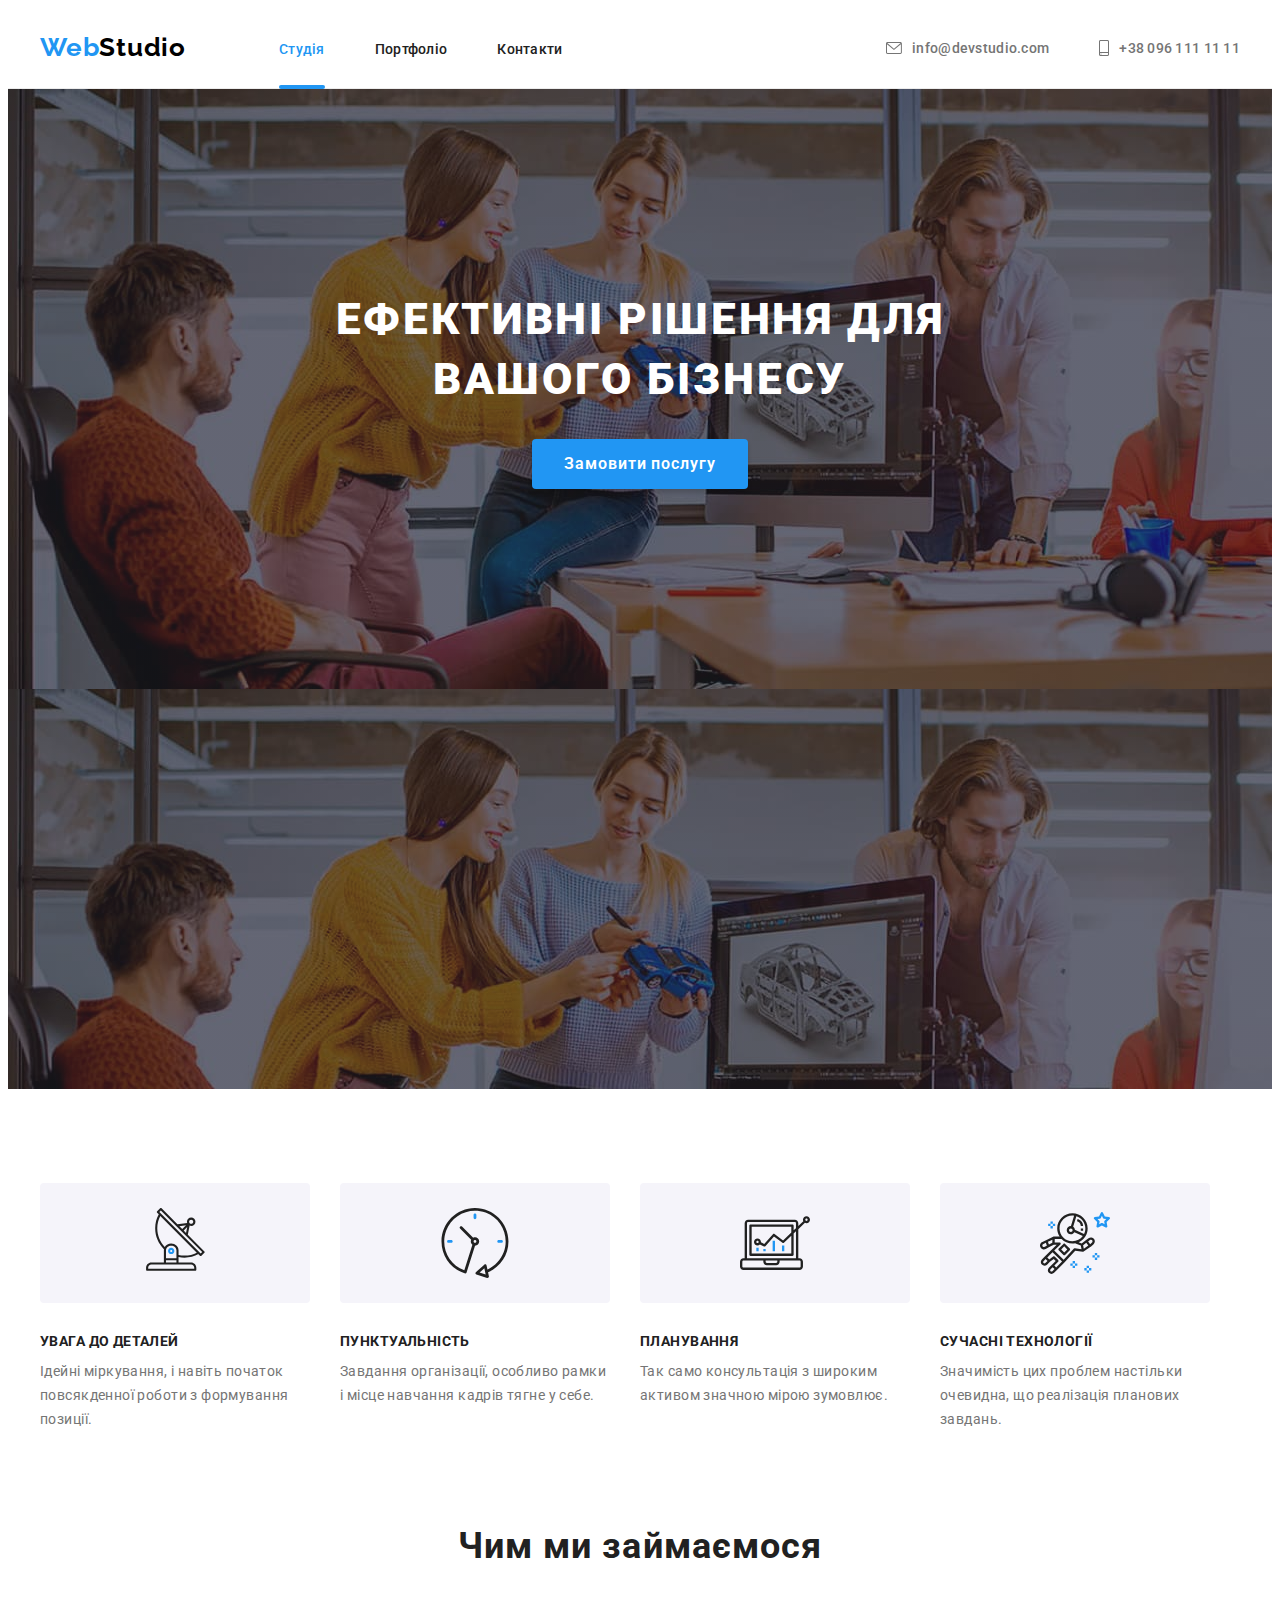
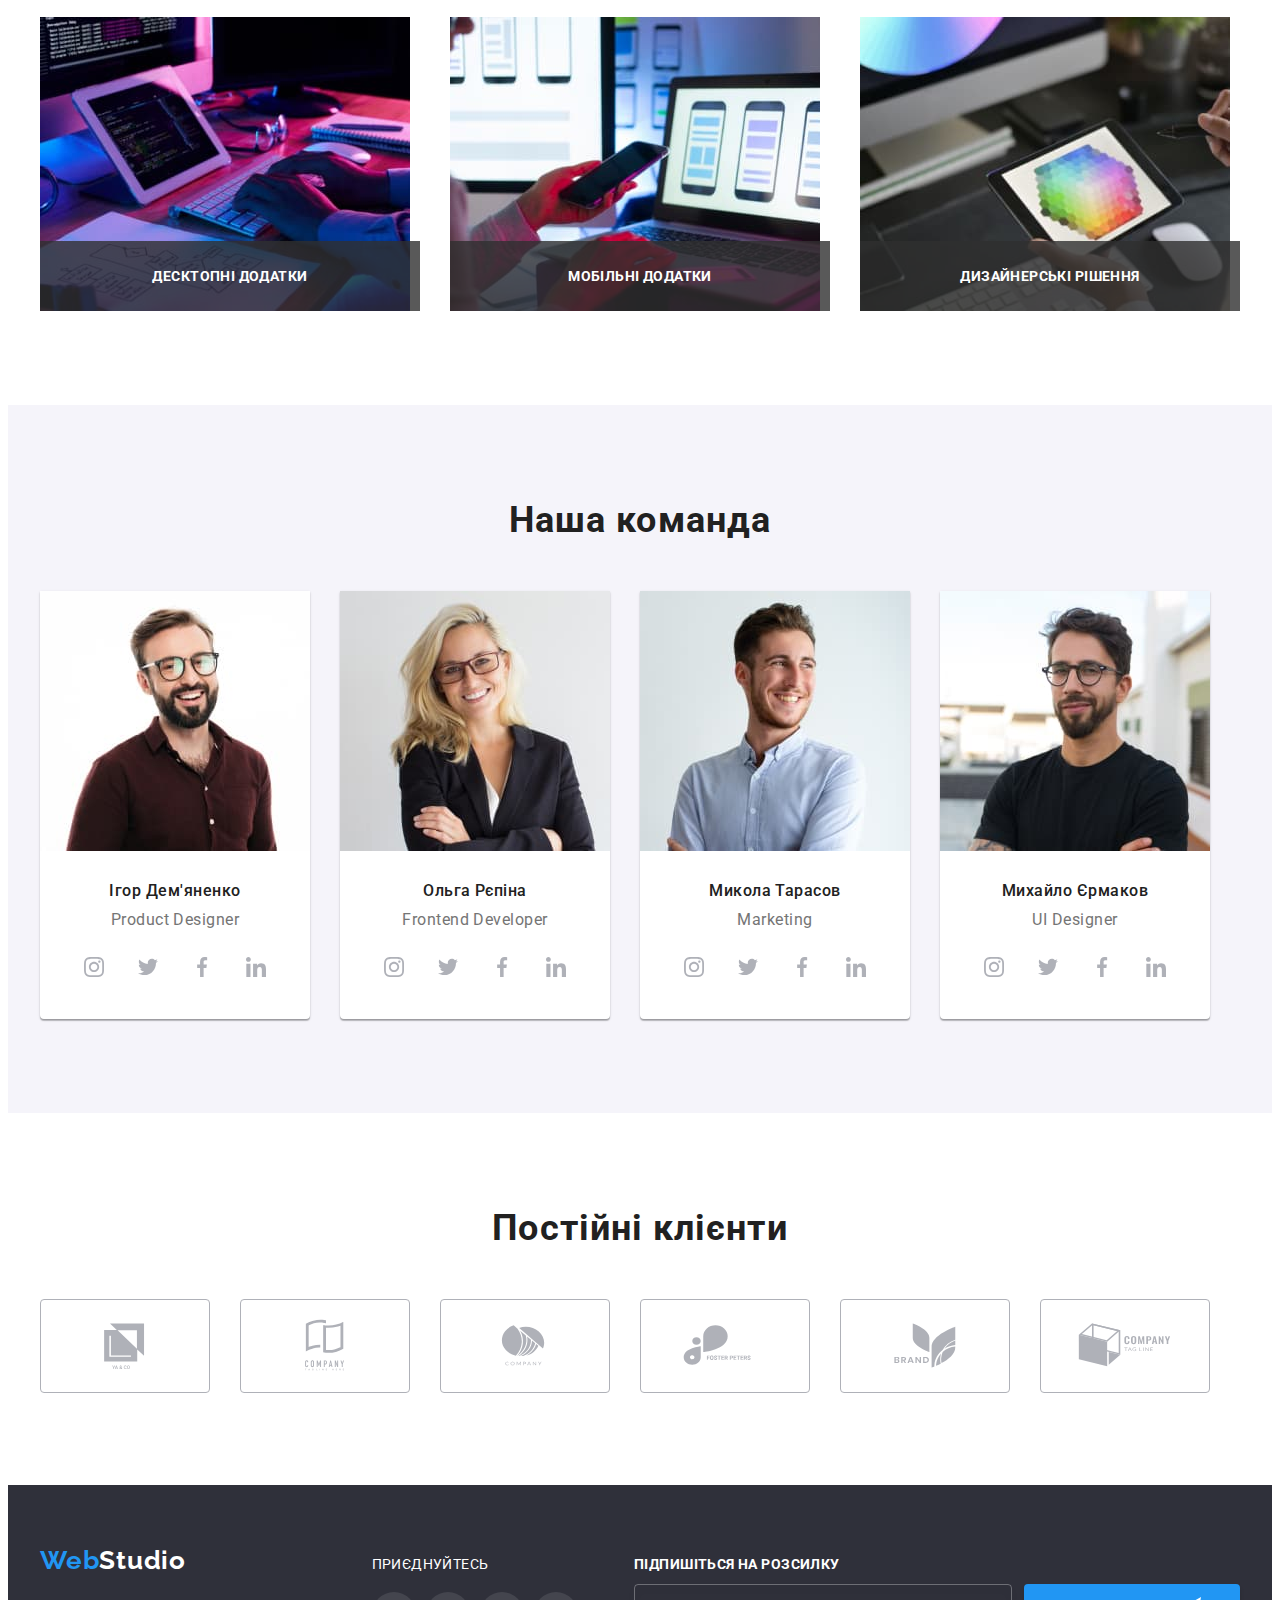
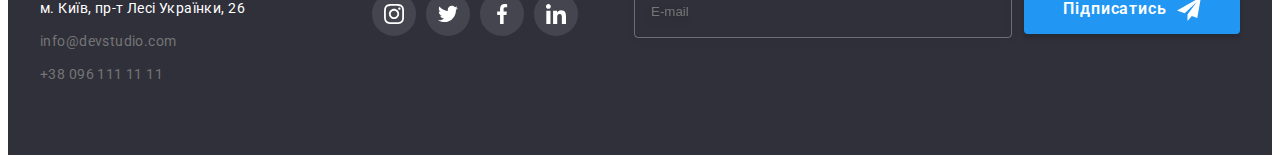
<file: index.html>
<!DOCTYPE html>
<html lang="uk">
  <head>
    <meta charset="UTF-8" />
    <meta http-equiv="X-UA-Compatible" content="IE=edge" />
    <meta name="viewport" content="width=device-width, initial-scale=1.0" />
    <link rel="preconnect" href="https://fonts.googleapis.com" />
    <link rel="preconnect" href="https://fonts.gstatic.com" crossorigin />
    <link
      href="https://fonts.googleapis.com/css2?family=Raleway:wght@700&family=Roboto:wght@400;500;700;900&display=swap"
      rel="stylesheet"
    />
    <link
      rel="stylesheet"
      href="https://cdnjs.cloudflare.com/ajax/libs/modern-normalize/1.1.0/modern-normalize.min.css"
      integrity="sha512-wpPYUAdjBVSE4KJnH1VR1HeZfpl1ub8YT/NKx4PuQ5NmX2tKuGu6U/JRp5y+Y8XG2tV+wKQpNHVUX03MfMFn9Q=="
      crossorigin="anonymous"
      referrerpolicy="no-referrer"
    />
    <link rel="stylesheet" href="./css/styles.css" />
    <link rel="stylesheet" href="./css/main.min.css" />
    <title>Студія</title>
  </head>
  <body>
    <header class="header">
      <div class="container container-header">
        <a href="./index.html" class="logo logo-header"
          >Web<span class="logo-studio">Studio</span></a
        >
        <nav class="navigation">
          <ul class="header-links">
            <li>
              <a class="current header-nav-link" href="./index.html">Студія</a>
            </li>
            <li>
              <a class="header-nav-link" href="./portfolio.html">Портфоліо</a>
            </li>
            <li><a class="header-nav-link" href="#">Контакти</a></li>
          </ul>
        </nav>
        <ul class="header-contacts">
          <li class="contacts-list">
            <a class="contact-mail" href="mailto:info@devstudio.com"
              ><svg class="mail-icon" width="16" height="12">
                <use href="./images/icons/icons.svg#icon-envelope"></use>
              </svg>
              info@devstudio.com
            </a>
          </li>
          <li class="contacts-list">
            <a class="contact-phone" href="tel:+380961111111"
              ><svg class="phone-icon" width="10" height="16">
                <use href="./images/icons/icons.svg#icon-smartphone"></use></svg
              >+38 096 111 11 11</a
            >
          </li>
        </ul>
      </div>
    </header>

    <main>
      <section class="hero section">
        <div class="container">
          <h1 class="hero__title">Ефективні рішення для вашого бізнесу</h1>
          <button class="hero__btn" type="button" data-modal-open>
            Замовити послугу
          </button>
        </div>
      </section>

      <section class="advantage">
        <div class="container">
          <!-- <h2>СПИСОК ПЕРЕВАГ</h2> -->
          <ul class="advantage__list">
            <li>
              <div class="advantage__borger-icon">
                <svg class="list-icon" width="70" height="70">
                  <use href="./images/icons/icons.svg#icon-antenna"></use>
                </svg>
              </div>
              <h3 class="advantage__list-title">УВАГА ДО ДЕТАЛЕЙ</h3>
              <p class="advantage__list-text">
                Ідейні міркування, і навіть початок повсякденної роботи з
                формування позиції.
              </p>
            </li>
            <li>
              <div class="advantage__borger-icon">
                <svg class="list-icon" width="70" height="70">
                  <use href="./images/icons/icons.svg#icon-clock"></use>
                </svg>
              </div>
              <h3 class="advantage__list-title">ПУНКТУАЛЬНІСТЬ</h3>
              <p class="advantage__list-text">
                Завдання організації, особливо рамки і місце навчання кадрів
                тягне у себе.
              </p>
            </li>
            <li>
              <div class="advantage__borger-icon">
                <svg class="list-icon" width="70" height="70">
                  <use href="./images/icons/icons.svg#icon-diagram"></use>
                </svg>
              </div>
              <h3 class="advantage__list-title">ПЛАНУВАННЯ</h3>
              <p class="advantage__list-text">
                Так само консультація з широким активом значною мірою зумовлює.
              </p>
            </li>
            <li>
              <div class="advantage__borger-icon">
                <svg class="list-icon" width="70" height="70">
                  <use href="./images/icons/icons.svg#icon-astronaut"></use>
                </svg>
              </div>
              <h3 class="advantage__list-title">СУЧАСНІ ТЕХНОЛОГІЇ</h3>
              <p class="advantage__list-text">
                Значимість цих проблем настільки очевидна, що реалізація
                планових завдань.
              </p>
            </li>
          </ul>
        </div>
      </section>

      <section class="offers">
        <div class="container">
          <h2 class="offers__about-us">Чим ми займаємося</h2>
          <ul class="offers__list-img">
            <li class="offers__boxes">
              <h3 class="offers__boxes-title">десктопні додатки</h3>
              <img
                src="./images/box1.jpg"
                width="370"
                height="294"
                alt="коробка1"
              />
            </li>
            <li class="offers__boxes">
              <h3 class="offers__boxes-title">мобільні додатки</h3>
              <img
                src="./images/box2.jpg"
                width="370"
                height="294"
                alt="коробка2"
              />
            </li>
            <li class="offers__boxes">
              <h3 class="offers__boxes-title">дизайнерські рішення</h3>
              <img
                src="./images/box3.jpg"
                width="370"
                height="294"
                alt="коробка2"
              />
            </li>
          </ul>
        </div>
      </section>

      <section class="team">
        <div class="container">
          <h2 class="our-team">Наша команда</h2>
          <ul class="team-list">
            <li class="team-list-wrapper">
              <img
                src="./images/img1.jpg"
                width="270"
                height="260"
                alt="Ігор Дем'яненко"
              />
              <div class="team-wrapper">
                <h3 class="team-name">Ігор Дем'яненко</h3>
                <p class="team-prof">Product Designer</p>
                <ul class="team-soc-list">
                  <li class="team-soc-item">
                    <a class="team-soc-link" href=""
                      ><svg class="team-soc-icon" width="20" height="20">
                        <use
                          href="./images/icons/icons.svg#icon-instagram"
                        ></use></svg
                    ></a>
                  </li>
                  <li class="team-soc-item">
                    <a class="team-soc-link" href=""
                      ><svg class="team-soc-icon" width="20" height="20">
                        <use
                          href="./images/icons/icons.svg#icon-twitter"
                        ></use></svg
                    ></a>
                  </li>
                  <li class="team-soc-item">
                    <a class="team-soc-link" href=""
                      ><svg class="team-soc-icon" width="20" height="20">
                        <use
                          href="./images/icons/icons.svg#icon-facebook"
                        ></use></svg
                    ></a>
                  </li>
                  <li class="team-soc-item">
                    <a class="team-soc-link" href=""
                      ><svg class="team-soc-icon" width="20" height="20">
                        <use
                          href="./images/icons/icons.svg#icon-linkedin"
                        ></use></svg
                    ></a>
                  </li>
                </ul>
              </div>
            </li>
            <li class="team-list-wrapper">
              <img
                src="./images/img2.jpg"
                width="270"
                height="260"
                alt="Ольга Рєпіна"
              />

              <div class="team-wrapper">
                <h3 class="team-name">Ольга Рєпіна</h3>
                <p class="team-prof">Frontend Developer</p>
                <ul class="team-soc-list">
                  <li class="team-soc-item">
                    <a class="team-soc-link" href=""
                      ><svg class="team-soc-icon" width="20" height="20">
                        <use
                          href="./images/icons/icons.svg#icon-instagram"
                        ></use></svg
                    ></a>
                  </li>
                  <li class="team-soc-item">
                    <a class="team-soc-link" href=""
                      ><svg class="team-soc-icon" width="20" height="20">
                        <use
                          href="./images/icons/icons.svg#icon-twitter"
                        ></use></svg
                    ></a>
                  </li>
                  <li class="team-soc-item">
                    <a class="team-soc-link" href=""
                      ><svg class="team-soc-icon" width="20" height="20">
                        <use
                          href="./images/icons/icons.svg#icon-facebook"
                        ></use></svg
                    ></a>
                  </li>
                  <li class="team-soc-item">
                    <a class="team-soc-link" href=""
                      ><svg class="team-soc-icon" width="20" height="20">
                        <use
                          href="./images/icons/icons.svg#icon-linkedin"
                        ></use></svg
                    ></a>
                  </li>
                </ul>
              </div>
            </li>
            <li class="team-list-wrapper">
              <img
                src="./images/img3.jpg"
                width="270"
                height="260"
                alt="Микола Тарасов"
              />

              <div class="team-wrapper">
                <h3 class="team-name">Микола Тарасов</h3>
                <p class="team-prof">Marketing</p>
                <ul class="team-soc-list">
                  <li class="team-soc-item">
                    <a class="team-soc-link" href=""
                      ><svg class="team-soc-icon" width="20" height="20">
                        <use
                          href="./images/icons/icons.svg#icon-instagram"
                        ></use></svg
                    ></a>
                  </li>
                  <li class="team-soc-item">
                    <a class="team-soc-link" href=""
                      ><svg class="team-soc-icon" width="20" height="20">
                        <use
                          href="./images/icons/icons.svg#icon-twitter"
                        ></use></svg
                    ></a>
                  </li>
                  <li class="team-soc-item">
                    <a class="team-soc-link" href=""
                      ><svg class="team-soc-icon" width="20" height="20">
                        <use
                          href="./images/icons/icons.svg#icon-facebook"
                        ></use></svg
                    ></a>
                  </li>
                  <li class="team-soc-item">
                    <a class="team-soc-link" href=""
                      ><svg class="team-soc-icon" width="20" height="20">
                        <use
                          href="./images/icons/icons.svg#icon-linkedin"
                        ></use></svg
                    ></a>
                  </li>
                </ul>
              </div>
            </li>
            <li class="team-list-wrapper">
              <img
                src="./images/img4.jpg"
                width="270"
                height="260"
                alt="Михайло Єрмаков"
              />

              <div class="team-wrapper">
                <h3 class="team-name">Михайло Єрмаков</h3>
                <p class="team-prof">UI Designer</p>
                <ul class="team-soc-list">
                  <li class="team-soc-item">
                    <a class="team-soc-link" href=""
                      ><svg class="team-soc-icon" width="20" height="20">
                        <use
                          href="./images/icons/icons.svg#icon-instagram"
                        ></use></svg
                    ></a>
                  </li>
                  <li class="team-soc-item">
                    <a class="team-soc-link" href=""
                      ><svg class="team-soc-icon" width="20" height="20">
                        <use
                          href="./images/icons/icons.svg#icon-twitter"
                        ></use></svg
                    ></a>
                  </li>
                  <li class="team-soc-item">
                    <a class="team-soc-link" href=""
                      ><svg class="team-soc-icon" width="20" height="20">
                        <use
                          href="./images/icons/icons.svg#icon-facebook"
                        ></use></svg
                    ></a>
                  </li>
                  <li class="team-soc-item">
                    <a class="team-soc-link" href=""
                      ><svg class="team-soc-icon" width="20" height="20">
                        <use
                          href="./images/icons/icons.svg#icon-linkedin"
                        ></use></svg
                    ></a>
                  </li>
                </ul>
              </div>
            </li>
          </ul>
        </div>
      </section>
      <section class="our-client">
        <div class="container">
          <h3 class="title-client">Постійні клієнти</h3>
          <ul class="list-client">
            <li class="item-client">
              <a class="link-client" href=""
                ><svg class="client-icon" width="106" height="60">
                  <use href="./images/icons/icons.svg#icon-yago"></use></svg
              ></a>
            </li>
            <li class="item-client">
              <a class="link-client" href=""
                ><svg class="client-icon" width="106" height="60">
                  <use
                    href="./images/icons/icons.svg#icon-taglinehere"
                  ></use></svg
              ></a>
            </li>
            <li class="item-client">
              <a class="link-client" href=""
                ><svg class="client-icon" width="106" height="60">
                  <use href="./images/icons/icons.svg#icon-company"></use></svg
              ></a>
            </li>
            <li class="item-client">
              <a class="link-client" href=""
                ><svg class="client-icon" width="106" height="60">
                  <use
                    href="./images/icons/icons.svg#icon-fosterpeters"
                  ></use></svg
              ></a>
            </li>
            <li class="item-client">
              <a class="link-client" href=""
                ><svg class="client-icon" width="106" height="60">
                  <use href="./images/icons/icons.svg#icon-brand"></use></svg
              ></a>
            </li>
            <li class="item-client">
              <a class="link-client" href=""
                ><svg class="client-icon" width="106" height="60">
                  <use href="./images/icons/icons.svg#icon-tagline"></use></svg
              ></a>
            </li>
          </ul>
        </div>
      </section>
    </main>
    <footer class="footer">
      <div class="container container-list">
        <div>
          <a href="./index.html" class="logo"
            >Web<span class="logo-studio-footer">Studio</span></a
          >
          <address>
            <ul class="address">
              <li class="address-text">
                <a
                  class="geolocation"
                  href="https://goo.gl/maps/hUSadD8ShtcJvT576"
                  target="_blank"
                  rel="noopener noreferrer"
                  >м. Київ, пр-т Лесі Українки, 26</a
                >
              </li>
              <li class="contacts-footer">
                <a href="mailto:info@devstudio.com" class="linknew"
                  >info@devstudio.com</a
                >
              </li>
              <li class="contacts-footer">
                <a href="tel:+380961111111" class="linknew"
                  >+38 096 111 11 11</a
                >
              </li>
            </ul>
          </address>
        </div>
        <div class="soc-footer">
          <p class="title-soc-footer">приєднуйтесь</p>
          <ul class="soc-icons">
            <li class="footer-soc-list">
              <a class="footer-soc-link" href=""
                ><svg class="footer-soc-icon" width="20" height="20">
                  <use
                    href="./images/icons/icons.svg#icon-instagram"
                  ></use></svg
              ></a>
            </li>
            <li class="footer-soc-list">
              <a class="footer-soc-link" href=""
                ><svg class="footer-soc-icon" width="20" height="20">
                  <use href="./images/icons/icons.svg#icon-twitter"></use></svg
              ></a>
            </li>
            <li class="footer-soc-list">
              <a class="footer-soc-link" href=""
                ><svg class="footer-soc-icon" width="20" height="20">
                  <use href="./images/icons/icons.svg#icon-facebook"></use></svg
              ></a>
            </li>
            <li class="footer-soc-list">
              <a class="footer-soc-link" href=""
                ><svg class="footer-soc-icon" width="20" height="20">
                  <use href="./images/icons/icons.svg#icon-linkedin"></use></svg
              ></a>
            </li>
          </ul>
        </div>
        <div class="sub">
          <p class="input-title">підпишіться на розсилку</p>
          <form class="footer-form">
            <input
              type="email"
              name="footer-email-sub"
              class="footer-email-sub"
              placeholder="E-mail"
              id="footer-email-sub"
            />
            <button type="submit" class="sub-btn">
              Підписатись<svg class="sub-icon" width="24" height="24">
                <use href="./images/icons/icons.svg#icon-icon-send"></use>
              </svg>
            </button>
          </form>
        </div>
      </div>
    </footer>
    <div class="backdrop is-hidden" data-modal>
      <div class="modal">
        <button type="button" class="close-btn" data-modal-close>
          <svg class="close-icon" width="18" height="18">
            <use href="./images/icons/icons.svg#icon-closeicon"></use>
          </svg>
        </button>
        <p class="modal-title">Залиште свої дані, ми вам передзвонимо</p>
        <form class="modal-form">
          <label class="label-wrap">
            <span>Ім'я</span>
            <span class="input-wrap">
              <input type="name" name="name" class="modal-input" />
              <svg class="modal-icon" width="18" height="18">
                <use href="./images/icons/icons.svg#icon-person"></use>
              </svg>
            </span>
          </label>
          <label class="label-wrap"
            ><span>Телефон</span>
            <span class="input-wrap">
              <input type="email" name="email" class="modal-input" />
              <svg class="modal-icon" width="18" height="18">
                <use href="./images/icons/icons.svg#icon-email"></use>
              </svg>
            </span>
          </label>
          <label class="label-wrap"
            ><span>Пошта</span>
            <span class="input-wrap">
              <input type="tel" name="tel" class="modal-input" />
              <svg class="modal-icon" width="18" height="18">
                <use href="./images/icons/icons.svg#icon-phone"></use>
              </svg>
            </span>
          </label>
          <label for="user-text" class="label-wrap"
            ><span>Коментар</span>
            <span class="input-wrap">
              <textarea
                name="user-text"
                id="user-text"
                class="text-comment"
                placeholder="Введіть текст"
              ></textarea>
            </span>
          </label>
          <input
            type="checkbox"
            name="policy"
            class="modal-check visually-hidden"
            id="policy"
          />
          <label for="policy" class="check-text"
            >Погоджуюся з розсилкою та приймаю
            <a class="modal-link-accept" href=""> Умови договору</a></label
          >
          <button type="submit" class="label-btn">Відправити</button>
        </form>
      </div>
    </div>
    <script src="./js/modal.js"></script>
  </body>
</html>
</file>
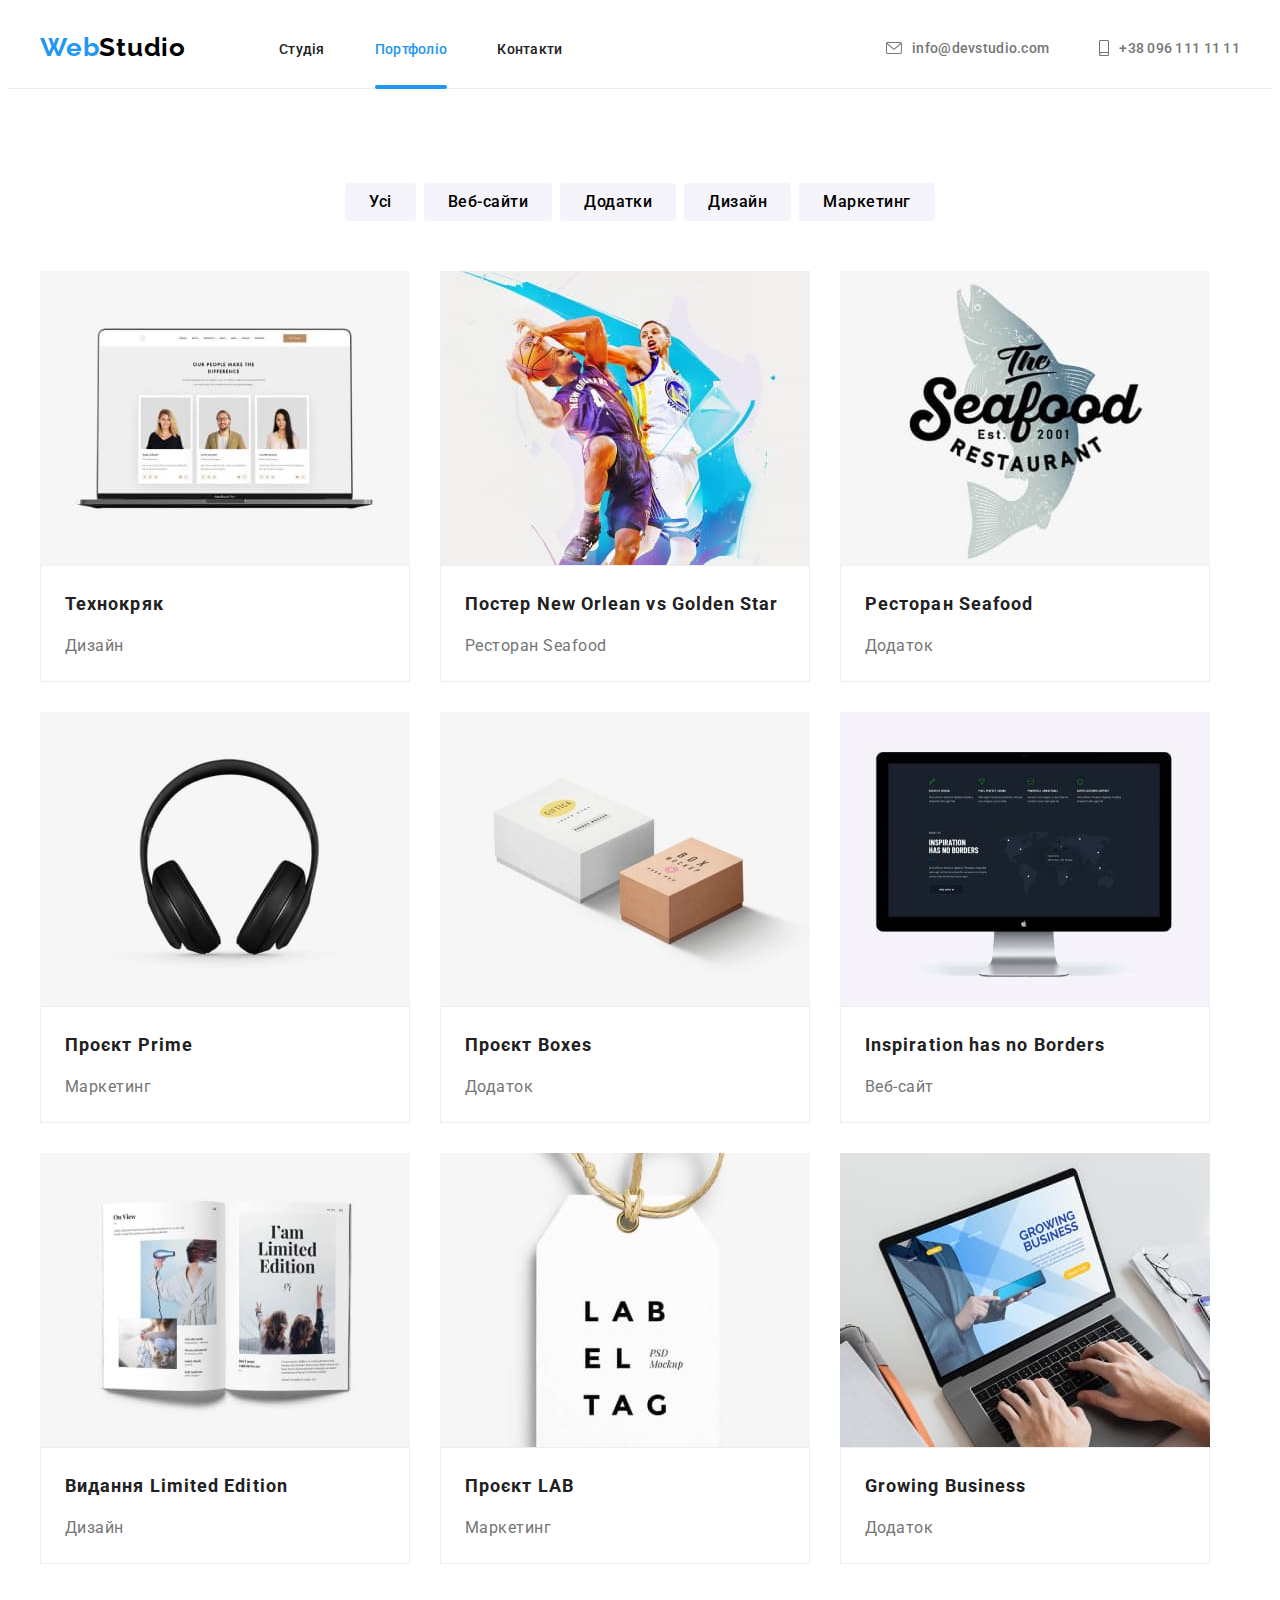
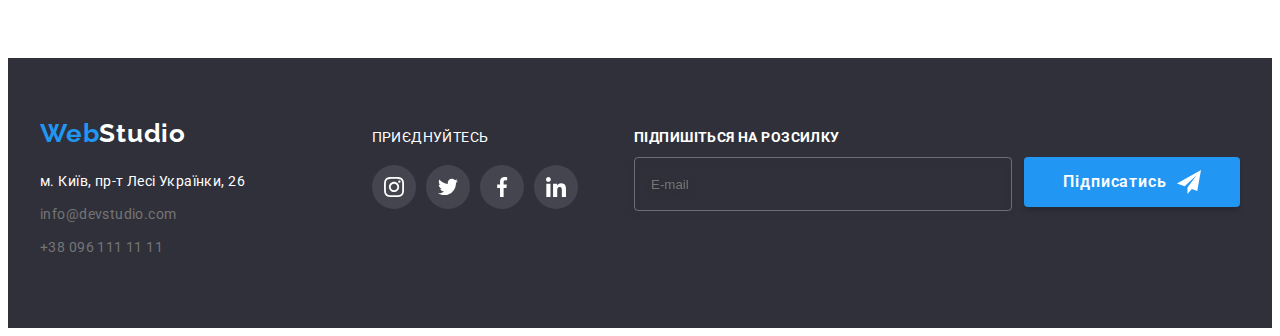
<file: portfolio.html>
<!DOCTYPE html>
<html lang="uk">
  <head>
    <meta charset="UTF-8" />
    <meta http-equiv="X-UA-Compatible" content="IE=edge" />
    <meta name="viewport" content="width=device-width, initial-scale=1.0" />
    <link rel="preconnect" href="https://fonts.googleapis.com" />
    <link rel="preconnect" href="https://fonts.gstatic.com" crossorigin />
    <link
      href="https://fonts.googleapis.com/css2?family=Raleway:wght@700&family=Roboto:wght@400;500;700;900&display=swap"
      rel="stylesheet"
    />
    <link
      rel="stylesheet"
      href="https://cdnjs.cloudflare.com/ajax/libs/modern-normalize/1.1.0/modern-normalize.min.css"
      integrity="sha512-wpPYUAdjBVSE4KJnH1VR1HeZfpl1ub8YT/NKx4PuQ5NmX2tKuGu6U/JRp5y+Y8XG2tV+wKQpNHVUX03MfMFn9Q=="
      crossorigin="anonymous"
      referrerpolicy="no-referrer"
    />
    <link rel="stylesheet" href="./css/styles.css" />
    <link rel="stylesheet" href="./css/main.min.css" />
    <title>Портфоліо</title>
  </head>
  <body>
    <header class="header">
      <div class="container container-header">
        <a href="./index.html" class="logo logo-header"
          >Web<span class="logo-studio">Studio</span></a
        >
        <nav class="navigation">
          <ul class="header-links">
            <li>
              <a class="header-nav-link" href="./index.html">Студія</a>
            </li>
            <li>
              <a class="current header-nav-link" href="./portfolio.html"
                >Портфоліо</a
              >
            </li>
            <li><a class="header-nav-link" href="#">Контакти</a></li>
          </ul>
        </nav>
        <ul class="header-contacts">
          <li class="contacts-list">
            <a class="contact-mail" href="mailto:info@devstudio.com"
              ><svg class="mail-icon" width="16" height="12">
                <use href="./images/icons/icons.svg#icon-envelope"></use>
              </svg>
              info@devstudio.com
            </a>
          </li>
          <li class="contacts-list">
            <a class="contact-phone" href="tel:+380961111111"
              ><svg class="phone-icon" width="10" height="16">
                <use href="./images/icons/icons.svg#icon-smartphone"></use></svg
              >+38 096 111 11 11</a
            >
          </li>
        </ul>
      </div>
    </header>
    <main>
      <section class="portfolio">
        <div class="container">
          <h1 class="visually-hidden">Портфоліо</h1>
          <ul class="link-portfolio">
            <li><button class="portfolio-btn" type="button">Усі</button></li>
            <li>
              <button class="portfolio-btn" type="button">Веб-сайти</button>
            </li>
            <li>
              <button class="portfolio-btn" type="button">Додатки</button>
            </li>
            <li><button class="portfolio-btn" type="button">Дизайн</button></li>
            <li>
              <button class="portfolio-btn" type="button">Маркетинг</button>
            </li>
          </ul>
          <ul class="link">
            <li class="our-portfolio">
              <a class="link-portfolio-cards" href="">
                <div class="portfolio-text-wrap">
                  <img
                    src="./images/portfolio/технокряк.jpg"
                    alt="Технокряк"
                    width="370"
                    height="294"
                  />
                  <p class="portfolio-text">
                    Ресурс пропонує комплексні пропозиції з різним рівнем
                    функціоналу та сервісів. Все це дозволить відвідувачу
                    отримати вичерпні відомості про компанію чи приватну особу.
                  </p>
                </div>
                <div class="portfolio-title">
                  <h2 class="name-portfolio">Технокряк</h2>
                  <p class="type-portfolio">Дизайн</p>
                </div></a
              >
            </li>
            <li class="our-portfolio">
              <a class="link-portfolio-cards" href=""
                ><div class="portfolio-text-wrap">
                  <img
                    src="./images/portfolio/poster.jpg"
                    alt="Постер"
                    height="294"
                    width="370"
                  />
                  <p class="portfolio-text">
                    Ресурс пропонує комплексні пропозиції з різним рівнем
                    функціоналу та сервісів. Все це дозволить відвідувачу
                    отримати вичерпні відомості про компанію чи приватну особу.
                  </p>
                </div>
                <div class="portfolio-title">
                  <h2 class="name-portfolio">
                    Постер New Orlean vs Golden Star
                  </h2>
                  <p class="type-portfolio">Ресторан Seafood</p>
                </div></a
              >
            </li>
            <li class="our-portfolio">
              <a class="link-portfolio-cards" href=""
                ><div class="portfolio-text-wrap">
                  <img
                    src="./images/portfolio/seafood.jpg"
                    alt="Ресторан"
                    height="294"
                    width="370"
                  />
                  <p class="portfolio-text">
                    Ресурс пропонує комплексні пропозиції з різним рівнем
                    функціоналу та сервісів. Все це дозволить відвідувачу
                    отримати вичерпні відомості про компанію чи приватну особу.
                  </p>
                </div>
                <div class="portfolio-title">
                  <h2 class="name-portfolio">Ресторан Seafood</h2>
                  <p class="type-portfolio">Додаток</p>
                </div></a
              >
            </li>
            <li class="our-portfolio">
              <a class="link-portfolio-cards" href=""
                ><div class="portfolio-text-wrap">
                  <img
                    src="./images/portfolio/prime.jpg"
                    alt="Наушники"
                    height="294"
                    width="370"
                  />
                  <p class="portfolio-text">
                    Ресурс пропонує комплексні пропозиції з різним рівнем
                    функціоналу та сервісів. Все це дозволить відвідувачу
                    отримати вичерпні відомості про компанію чи приватну особу.
                  </p>
                </div>
                <div class="portfolio-title">
                  <h2 class="name-portfolio">Проєкт Prime</h2>
                  <p class="type-portfolio">Маркетинг</p>
                </div></a
              >
            </li>
            <li class="our-portfolio">
              <a class="link-portfolio-cards" href=""
                ><div class="portfolio-text-wrap">
                  <img
                    src="./images/portfolio/boxes.jpg"
                    alt="Коробка"
                    height="294"
                    width="370"
                  />
                  <p class="portfolio-text">
                    Ресурс пропонує комплексні пропозиції з різним рівнем
                    функціоналу та сервісів. Все це дозволить відвідувачу
                    отримати вичерпні відомості про компанію чи приватну особу.
                  </p>
                </div>
                <div class="portfolio-title">
                  <h2 class="name-portfolio">Проєкт Boxes</h2>
                  <p class="type-portfolio">Додаток</p>
                </div></a
              >
            </li>
            <li class="our-portfolio">
              <a class="link-portfolio-cards" href=""
                ><div class="portfolio-text-wrap">
                  <img
                    src="./images/portfolio/inspiration.jpg"
                    alt="Монітор"
                    height="294"
                    width="370"
                  />
                  <p class="portfolio-text">
                    Ресурс пропонує комплексні пропозиції з різним рівнем
                    функціоналу та сервісів. Все це дозволить відвідувачу
                    отримати вичерпні відомості про компанію чи приватну особу.
                  </p>
                </div>
                <div class="portfolio-title">
                  <h2 class="name-portfolio">Inspiration has no Borders</h2>
                  <p class="type-portfolio">Веб-сайт</p>
                </div></a
              >
            </li>
            <li class="our-portfolio">
              <a class="link-portfolio-cards" href=""
                ><div class="portfolio-text-wrap">
                  <img
                    src="./images/portfolio/limitededition.jpg"
                    alt="Видання"
                    height="294"
                    width="370"
                  />
                  <p class="portfolio-text">
                    Ресурс пропонує комплексні пропозиції з різним рівнем
                    функціоналу та сервісів. Все це дозволить відвідувачу
                    отримати вичерпні відомості про компанію чи приватну особу.
                  </p>
                </div>
                <div class="portfolio-title">
                  <h2 class="name-portfolio">Видання Limited Edition</h2>
                  <p class="type-portfolio">Дизайн</p>
                </div></a
              >
            </li>
            <li class="our-portfolio">
              <a class="link-portfolio-cards" href=""
                ><div class="portfolio-text-wrap">
                  <img
                    src="./images/portfolio/lab.jpg"
                    alt="Бірка"
                    height="294"
                    width="370"
                  />
                  <p class="portfolio-text">
                    Ресурс пропонує комплексні пропозиції з різним рівнем
                    функціоналу та сервісів. Все це дозволить відвідувачу
                    отримати вичерпні відомості про компанію чи приватну особу.
                  </p>
                </div>
                <div class="portfolio-title">
                  <h2 class="name-portfolio">Проєкт LAB</h2>
                  <p class="type-portfolio">Маркетинг</p>
                </div></a
              >
            </li>
            <li class="our-portfolio">
              <a class="link-portfolio-cards" href=""
                ><div class="portfolio-text-wrap">
                  <img
                    src="./images/portfolio/growingbusiness.jpg"
                    alt="Ноутбук"
                    height="294"
                    width="370"
                  />
                  <p class="portfolio-text">
                    Ресурс пропонує комплексні пропозиції з різним рівнем
                    функціоналу та сервісів. Все це дозволить відвідувачу
                    отримати вичерпні відомості про компанію чи приватну особу.
                  </p>
                </div>
                <div class="portfolio-title">
                  <h2 class="name-portfolio">Growing Business</h2>
                  <p class="type-portfolio">Додаток</p>
                </div></a
              >
            </li>
          </ul>
        </div>
      </section>
    </main>
    <footer class="footer">
      <div class="container container-list">
        <div>
          <a href="./index.html" class="logo"
            >Web<span class="logo-studio-footer">Studio</span></a
          >
          <address>
            <ul class="address">
              <li class="address-text">
                <a
                  class="geolocation"
                  href="https://goo.gl/maps/hUSadD8ShtcJvT576"
                  target="_blank"
                  rel="noopener noreferrer"
                  >м. Київ, пр-т Лесі Українки, 26</a
                >
              </li>
              <li class="contacts-footer">
                <a href="mailto:info@devstudio.com" class="linknew"
                  >info@devstudio.com</a
                >
              </li>
              <li class="contacts-footer">
                <a href="tel:+380961111111" class="linknew"
                  >+38 096 111 11 11</a
                >
              </li>
            </ul>
          </address>
        </div>
        <div class="soc-footer">
          <p class="title-soc-footer">приєднуйтесь</p>
          <ul class="soc-icons">
            <li class="footer-soc-list">
              <a class="footer-soc-link" href=""
                ><svg class="footer-soc-icon" width="20" height="20">
                  <use
                    href="./images/icons/icons.svg#icon-instagram"
                  ></use></svg
              ></a>
            </li>
            <li class="footer-soc-list">
              <a class="footer-soc-link" href=""
                ><svg class="footer-soc-icon" width="20" height="20">
                  <use href="./images/icons/icons.svg#icon-twitter"></use></svg
              ></a>
            </li>
            <li class="footer-soc-list">
              <a class="footer-soc-link" href=""
                ><svg class="footer-soc-icon" width="20" height="20">
                  <use href="./images/icons/icons.svg#icon-facebook"></use></svg
              ></a>
            </li>
            <li class="footer-soc-list">
              <a class="footer-soc-link" href=""
                ><svg class="footer-soc-icon" width="20" height="20">
                  <use href="./images/icons/icons.svg#icon-linkedin"></use></svg
              ></a>
            </li>
          </ul>
        </div>
        <div class="sub">
          <p class="input-title">підпишіться на розсилку</p>
          <form class="footer-form">
            <input
              type="email"
              name="footer-email-sub"
              class="footer-email-sub"
              placeholder="E-mail"
              id="footer-email-sub"
            />
            <button type="submit" class="sub-btn">
              Підписатись<svg class="sub-icon" width="24" height="24">
                <use href="./images/icons/icons.svg#icon-icon-send"></use>
              </svg>
            </button>
          </form>
        </div>
      </div>
    </footer>
  </body>
</html>
</file>
<file: css/styles.css>
/* ----------------HEADER----------------- */




/* ----------------MAIN---------------------- */







/* -------------FOOTER-------------------- */
</file>
<file: css/main.min.css>
button{cursor:pointer}h1,h2,h3,h4,h5,h6,p{margin:0}body{font-family:"Roboto",sans-serif;background-color:var(--white-color);color:var(--text-color)}a{text-decoration:none}ul{list-style:none;margin:0;padding:0}img{display:block}.container{width:1200px;padding-left:15px;padding-right:15px;margin:0 auto}.container-list{display:flex;align-items:baseline;justify-content:space-between}.visually-hidden{position:absolute;width:1px;height:1px;margin:-1px;border:0;padding:0;white-space:nowrap;-webkit-clip-path:inset(100%);clip-path:inset(100%);clip:rect(0 0 0 0);overflow:hidden}.container-header{display:flex;align-items:center}.navigation{margin-right:auto}.header a{text-decoration:none}.header{border-bottom:1px solid #ececec}.logo{font-family:"Raleway",sans-serif;text-decoration:none;font-weight:700;font-size:26px;line-height:1.1923076923;letter-spacing:.03em;color:var(--accent-color)}.logo-header{padding-top:24px;padding-bottom:25px;margin-right:93px}.logo-studio{color:var(--logo-color)}.logo-studio-footer{color:var(--white-color)}.header-links{list-style:none;display:flex;gap:50px}.header-links .current{color:var(--accent-color)}.header-nav-link{position:relative;padding-top:32px;padding-bottom:32px;font-weight:500;font-size:14px;line-height:1.1428571429;letter-spacing:.02em;color:var(--title-text-color);transition:color 250ms var(--cubic-anime)}.header-nav-link:hover,.header-nav-link:focus{color:var(--accent-color)}.header-nav-link.current::after{content:"";position:absolute;display:block;width:100%;height:4px;left:0;bottom:0;background-color:var(--accent-color);border-radius:4px}.header-contacts{display:flex;align-items:center;list-style:none;font-weight:500;font-size:14px;line-height:1.1428571429;letter-spacing:.02em;display:flex;align-items:center}.contact-mail{display:flex;align-items:center;padding-top:32px;padding-bottom:32px;margin-right:50px;color:var(--text-color);transition:color 250ms var(--cubic-anime)}.contact-mail:hover,.contact-mail:focus{color:var(--accent-color)}.mail-icon{fill:var(--text-color);margin-right:10px}.contact-mail:hover .mail-icon,.contact-mail:focus .mail-icon{fill:var(--accent-color)}.phone-icon{fill:var(--text-color);margin-right:10px}.contact-phone:hover .phone-icon,.contact-phone:focus .phone-icon{fill:var(--accent-color)}.contact-phone{display:flex;align-items:center;padding-top:32px;padding-bottom:32px;color:var(--text-color);transition:color 250ms var(--cubic-anime)}.contact-phone:hover,.contact-phone:focus{color:var(--accent-color)}.advantage{padding-top:94px;padding-bottom:94px}.advantage__list{display:flex;gap:30px;list-style:none}.advantage__borger-icon{display:flex;justify-content:center;align-items:center;margin-bottom:30px;width:270px;height:120px;border-radius:4px;background-color:var(--background-color)}.advantage__list-title{margin-bottom:10px;font-size:14px;line-height:1.1428571429;letter-spacing:.03em;text-transform:uppercase;color:var(--title-text-color)}.advantage__list-text{width:270px;font-weight:400;font-size:14px;line-height:1.7142857143;letter-spacing:.03em;color:var(--text-color)}.hero{max-width:1600px;height:600px;text-align:center;padding-top:200px;padding-bottom:200px;background:var(--background-hero-color);background-image:linear-gradient(rgba(47, 48, 58, 0.4), rgba(47, 48, 58, 0.4)),url(../images/imghero.jpg)}.hero__title{margin:0 auto;margin-bottom:30px;max-width:696px;font-weight:900;font-size:44px;line-height:1.3636363636;letter-spacing:.06em;text-transform:uppercase;color:var(--white-color)}.hero__btn{display:inline-block;font-weight:600;font-family:inherit;font-weight:hull;font-size:16px;line-height:1.875;letter-spacing:.06em;align-items:center;cursor:pointer;transition:background-color 250ms var(--cubic-anime);color:var(--white-color);width:216px;height:50px;background:var(--accent-color);box-shadow:0px 4px 4px rgba(0,0,0,.15);border-radius:4px;border:0px}.hero__btn:hover,.hero__btn:focus{background-color:#188ce8}.offers{padding-bottom:94px}.offers__about-us{margin-bottom:50px;font-size:36px;line-height:1.1666666667;text-align:center;letter-spacing:.03em;color:var(--title-text-color)}.offers__boxes{width:calc((100% - 60px)/3);position:relative}.offers__boxes-title{display:flex;align-items:center;justify-content:center;position:absolute;bottom:0;width:100%;padding-top:27px;padding-bottom:27px;font-weight:700;font-size:14px;line-height:1.1428571429;text-align:center;letter-spacing:.03em;text-transform:uppercase;background-color:rgba(47,48,48,.8);color:#fff}.offers__list-img{display:flex;gap:30px;list-style:none}.team{padding-top:94px;padding-bottom:94px;background:var(--background-color)}.our-team{margin-bottom:50px;font-size:36px;line-height:1.1666666667;text-align:center;letter-spacing:.03em;color:var(--title-text-color);background:var(--background-color)}.team-name{margin-bottom:10px;font-weight:500;font-size:16px;line-height:1.1875;text-align:center;letter-spacing:.03em;color:var(--title-text-color)}.team-prof{margin-bottom:16px;font-size:16px;line-height:1.1875;text-align:center;letter-spacing:.03em;color:var(--text-color)}.team-list{list-style:none;display:flex;gap:30px}.team-list-wrapper{background-color:var(--white-color);border-radius:0px 0px 4px 4px;box-shadow:0px 1px 3px rgba(0,0,0,.12),0px 1px 1px rgba(0,0,0,.14),0px 2px 1px rgba(0,0,0,.2)}.team-wrapper{padding-top:30px;padding-bottom:30px}.team-soc-list{display:flex;justify-content:center;gap:10px}.team-soc-item{width:44px;height:44px}.team-soc-link{width:100%;height:100%;display:block;border-radius:50%;display:flex;justify-content:center;align-items:center;transition:background 250ms var(--cubic-anime),fill 250ms var(--cubic-anime)}.team-soc-link:hover,.team-soc-link:focus{background:var(--accent-color)}.team-soc-icon{fill:#afb1b8}.team-soc-link:focus .team-soc-icon,.team-soc-link:hover .team-soc-icon{fill:var(--white-color)}.our-client{padding-top:94px;padding-bottom:94px}.title-client{margin-bottom:50px;font-size:36px;line-height:1.1666666667;text-align:center;letter-spacing:.03em;color:var(--title-text-color)}.list-client{display:flex;align-items:center;gap:30px}.item-client{width:170px;height:92px}.link-client{padding:16px 32px;display:block;display:flex;justify-content:center;align-items:center;border:1px solid #afb1b8;border-radius:4px;transition:border-color 250ms var(--cubic-anime)}.link-client:hover,.link-client:focus{border-color:#188ce8}.client-icon{fill:#afb1b8;transition:fill 250ms var(--cubic-anime)}.link-client:focus .client-icon,.link-client:hover .client-icon{fill:var(--accent-color)}.backdrop{position:fixed;top:0;width:100%;height:100%;background:rgba(0,0,0,.2);transition:opacity 250ms var(--cubic-anime),visibility 250ms var(--cubic-anime)}.backdrop.is-hidden .modal{transform:translate(-50%, -50%) scale(1.5)}.close-btn{position:absolute;top:8px;right:8px;width:30px;height:30px;background:#fff;border:1px solid rgba(0,0,0,.1);border-radius:50%;display:flex;align-items:center;justify-content:center;transition:fill 250ms var(--cubic-anime)}.close-btn:hover,.close-btn:focus{fill:var(--accent-color)}.is-hidden{opacity:0;visibility:hidden;pointer-events:none}.modal{width:528px;height:581px;background-color:var(--white-color);position:absolute;top:50%;left:50%;border-radius:4px;transform:translate(-50%, -50%) scale(1);transition:transform 250ms var(--cubic-anime);padding:40px}.modal-title{text-align:center;margin-bottom:12px;font-weight:700;font-size:20px;line-height:1.15;letter-spacing:.03em;color:var(--title-text-color)}.modal-input{width:100%;height:40px;border:1px solid rgba(33,33,33,.2);border-radius:4px;background-color:rgba(0,0,0,0);padding-left:42px;outline:rgba(0,0,0,0);transition:border-color 250ms var(--cubic-anime)}.modal-input:focus,.modal-input:hover{border-color:var(--accent-color)}.modal-input:focus+.modal-icon,.modal-input:hover+.modal-icon{fill:var(--accent-color)}.modal-input::-moz-placeholder{font-weight:400;font-size:12px;line-height:1.1666666667;letter-spacing:.01em;color:rgba(117,117,117,.5)}.modal-input:-ms-input-placeholder{font-weight:400;font-size:12px;line-height:1.1666666667;letter-spacing:.01em;color:rgba(117,117,117,.5)}.modal-input::placeholder{font-weight:400;font-size:12px;line-height:1.1666666667;letter-spacing:.01em;color:rgba(117,117,117,.5)}.modal-icon{position:absolute;left:5px;top:50%;transform:translateY(-50%);left:12px;transition:fill 250ms var(--cubic-anime)}.input-wrap{position:relative}.label-wrap{position:relative;display:block;font-weight:400;font-size:12px;line-height:1.1666666667;letter-spacing:.01em;color:var(--text-color);padding-bottom:10px}.label-wrap span{display:block;margin-bottom:4px}.text-comment{width:100%;height:120px;border:1px solid rgba(33,33,33,.2);border-radius:4px;outline:rgba(0,0,0,0);resize:none;padding:12px 16px;transition:border-color 250ms var(--cubic-anime)}.text-comment:hover,.text-comment:focus{border-color:var(--accent-color)}.check-text{font-size:15px;color:var(--text-color);display:flex;align-items:center}.check-text::before{content:"";width:16px;height:15px;border:2px solid #212121;border-radius:2px;margin-right:7px}.modal-check:checked+.check-text::before{background-color:var(--accent-color);border:none;background-image:url(../images/Vector.svg);background-position:center;background-repeat:no-repeat}.label-btn{margin:0 auto;display:block;margin-top:30px;margin-bottom:40px;font-weight:600;font-family:inherit;font-size:16px;line-height:1.875;align-items:center;letter-spacing:.06em;cursor:pointer;transition:background-color 250ms var(--cubic-anime);color:var(--white-color);width:216px;height:50px;background:var(--accent-color);box-shadow:0px 4px 4px rgba(0,0,0,.15);border-radius:4px;border:0px}.label-btn:hover,.label-btn:focus{background-color:#188ce8}.modal-link-accept{margin-left:5px;color:var(--accent-color);text-decoration:underline}:root{--title-text-color: #212121;--text-color: #757575;--accent-color: #2196f3;--white-color: #ffffff;--logo-color: #000000;--background-color: #f5f4fa;--background-hero-color: #2f303a;--cubic-anime: cubic-bezier(0.4, 0, 0.2, 1)}.link{display:flex;flex-wrap:wrap;gap:30px;list-style:none}.link-portfolio{margin-bottom:50px;justify-content:center;display:flex;gap:8px}.link-portfolio-cards{display:block;transition:box-shadow 250ms var(--cubic-anime)}.link-portfolio-cards:hover{box-shadow:0px 1px 1px rgba(0,0,0,.12),0px 4px 4px rgba(0,0,0,.06),1px 4px 6px rgba(0,0,0,.16)}.portfolio{padding-top:94px;padding-bottom:94px}.portfolio-text-wrap{position:relative;overflow:hidden}.portfolio-text{position:absolute;top:0;background-color:rgba(33,150,243,.9);color:var(--white-color);font-weight:400;font-size:18px;line-height:1.5555555556;letter-spacing:.03em;padding:63px 24px;transform:translateY(100%);transition:transform 250ms var(--cubic-anime)}.link-portfolio-cards:hover .portfolio-text,.link-portfolio-cards:focus .portfolio-text{transform:translateY(0)}.portfolio-text-wrap{position:relative}.portfolio-btn{display:inline-block;font-family:inherit;padding:6px 24px;font-weight:500;font-size:16px;line-height:1.625;letter-spacing:.03em;background:var(--background-color);border:0px;border-radius:4px;cursor:pointer;transition:color 250ms var(--cubic-anime),box-shadow 250ms var(--cubic-anime),background 250ms var(--cubic-anime)}.portfolio-btn:hover,.portfolio-btn:focus{color:var(--accent-color);box-shadow:0px 3px 1px rgba(0,0,0,.1),0px 1px 2px rgba(0,0,0,.08),0px 2px 2px rgba(0,0,0,.12);border-radius:4px;background:var(--accent-color);color:var(--white-color)}.name-portfolio{margin-bottom:9px;font-size:18px;line-height:2;letter-spacing:.06em;color:var(--title-text-color)}.portfolio-title{padding:20px 24px 20px 24px;border-color:var(--white-color);border:1px solid #eee}.type-portfolio{font-size:16px;line-height:30px;letter-spacing:.03em;color:var(--text-color)}.footer{background:var(--background-hero-color);text-decoration:none;list-style:none;padding-top:60px;padding-bottom:60px}.contacts-footer{font-size:14px;line-height:1.7142857143;letter-spacing:.03em}address{margin-top:20px;font-style:normal}.address-text{margin-bottom:9px}.contacts-footer{margin-bottom:9px}.geolocation{font-size:14px;line-height:1.7142857143;letter-spacing:.03em;color:var(--white-color);transition:250ms cubic-bezier(0.4, 0, 0.2, 1)}.geolocation:hover,.geolocation:focus{color:var(--accent-color)}.linknew{margin-top:9px;margin-bottom:9px;color:var(--text-color);transition:250ms cubic-bezier(0.4, 0, 0.2, 1)}.linknew:hover,.linknew:focus{color:var(--accent-color)}.title-soc-footer{font-size:14px;line-height:1.1428571429;letter-spacing:.03em;text-transform:uppercase;color:var(--white-color);margin-bottom:20px}.soc-icons{width:206px;height:80px;display:flex;gap:10px}.soc-footer{padding-left:70px}.footer-soc-list{width:44px;height:44px}.footer-soc-link{width:100%;height:100%;display:block;border-radius:50%;display:flex;justify-content:center;align-items:center;background-color:rgba(255,255,255,.1);transition:250ms cubic-bezier(0.4, 0, 0.2, 1)}.footer-soc-link:hover,.footer-soc-link:focus{background-color:var(--accent-color)}.footer-soc-icon{fill:var(--white-color)}.footer-email-sub{width:358px;height:50px;border:1px solid rgba(255,255,255,.3);filter:drop-shadow(0px 4px 4px rgba(0, 0, 0, 0.15));border-radius:4px;background-color:rgba(0,0,0,0)}.input-title{font-weight:700;font-size:14px;line-height:1.1428571429;letter-spacing:.03em;text-transform:uppercase;margin-bottom:12px;color:#fff}.sub-btn{margin:0 auto;display:flex;align-items:center;justify-content:center;font-weight:600;font-family:inherit;font-size:16px;line-height:1.875;align-items:center;letter-spacing:.06em;cursor:pointer;transition:background-color 250ms var(--cubic-anime);color:var(--white-color);width:216px;height:50px;background:var(--accent-color);box-shadow:0px 4px 4px rgba(0,0,0,.15);border-radius:4px;border:0px}.sub-btn:hover,.sub-btn:focus{background-color:#188ce8}.footer-form{display:flex;gap:12px}.sub-icon{margin-left:10px}.footer-email-sub{padding-left:16px;color:var(--white-color);background-color:rgba(0,0,0,0);outline:rgba(0,0,0,0)}/*# sourceMappingURL=main.min.css.map */
</file>
